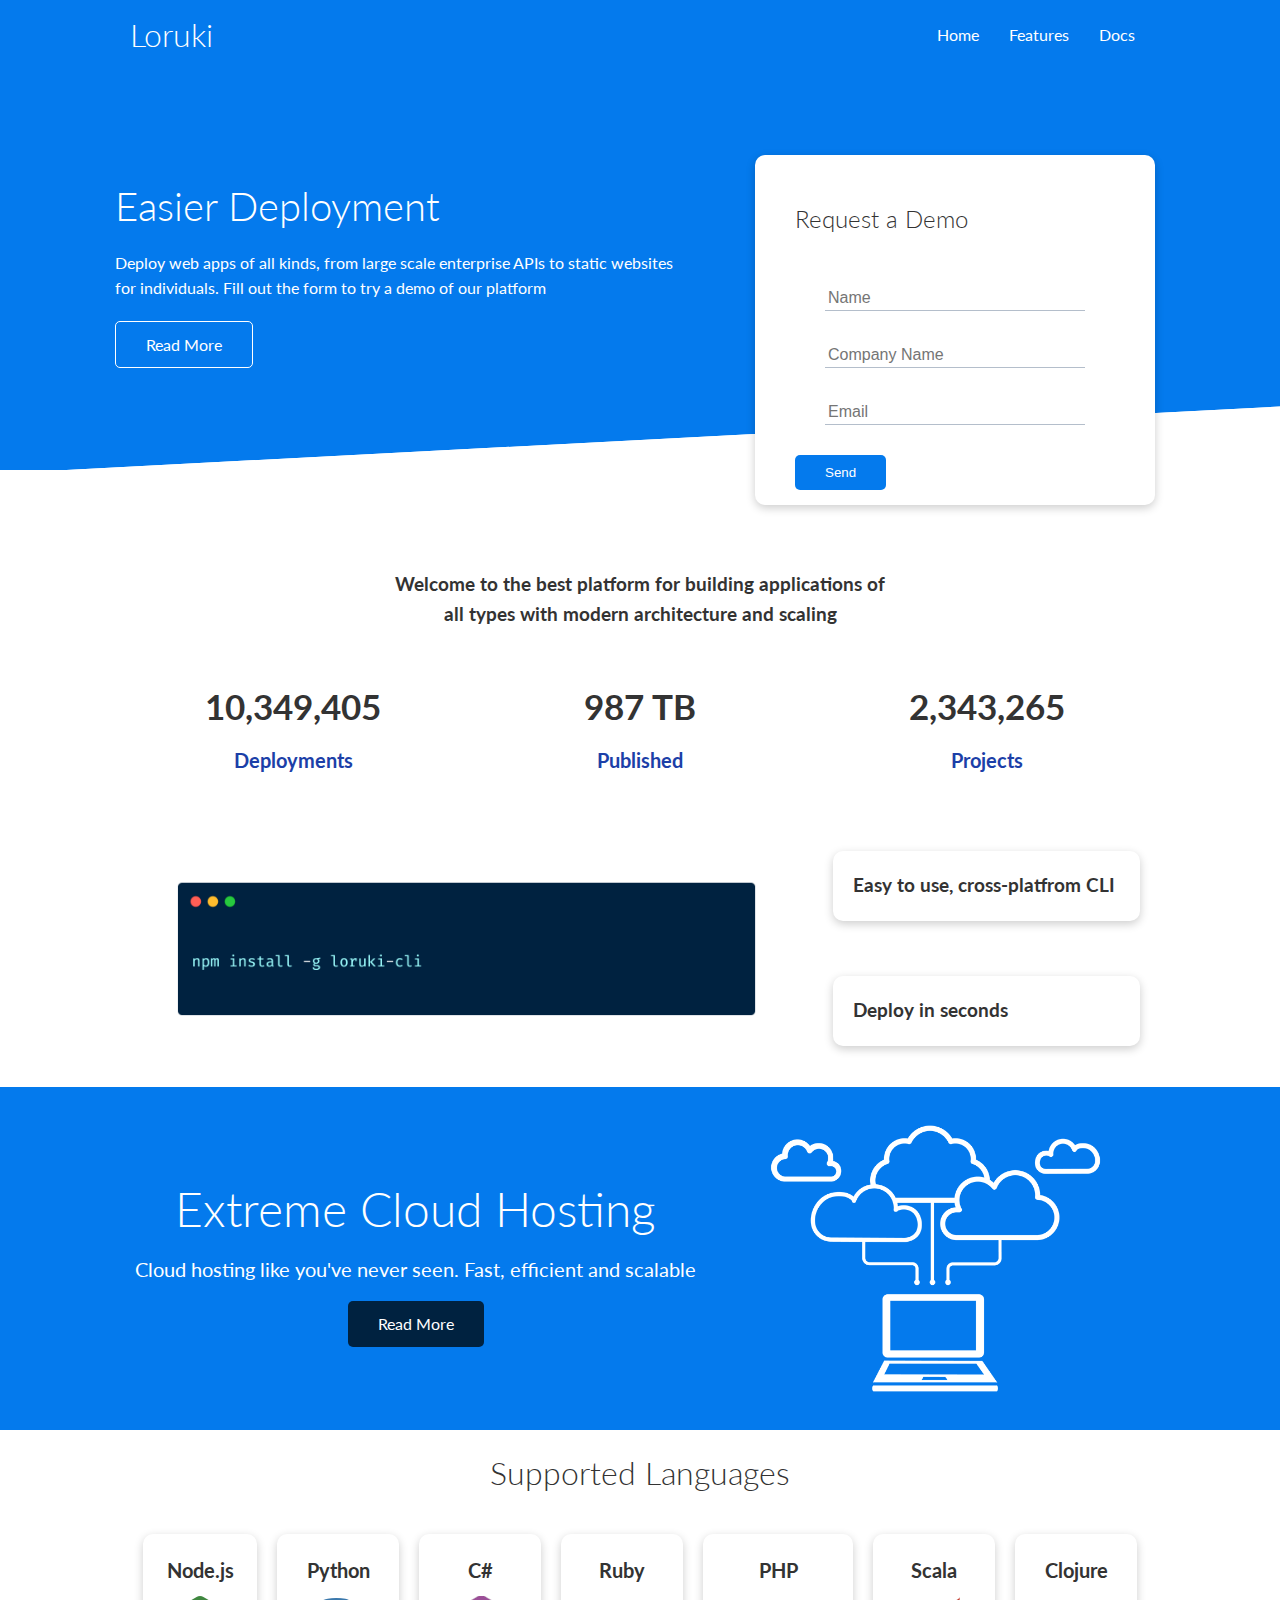
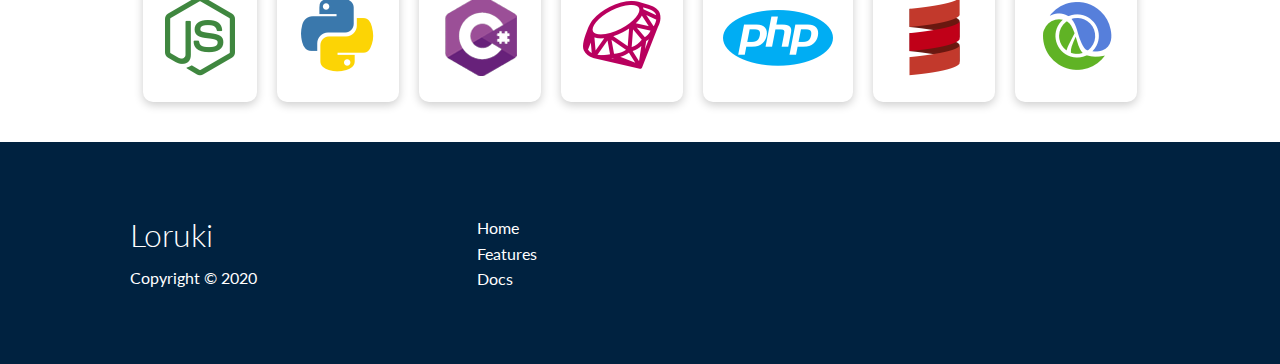
<file: index.html>
<!DOCTYPE html>
<html lang="en">
<head>
  <meta charset="UTF-8">
  <meta name="viewport" content="width=device-width, initial-scale=1.0">
  <link rel="stylesheet" href="https://cdnjs.cloudflare.com/ajax/libs/font-awesome/5.15.1/css/all.min.css" integrity="sha512-+4zCK9k+qNFUR5X+cKL9EIR+ZOhtIloNl9GIKS57V1MyNsYpYcUrUeQc9vNfzsWfV28IaLL3i96P9sdNyeRssA==" crossorigin="anonymous" />
  <link rel="stylesheet" href="css/utilities.css">
  <link rel="stylesheet" href="css/style.css">
  <title>Loruki | Cloud Hosting For Everyone</title>
</head>
<body>
  <!-- Navbar -->
  <div class="navbar">
    <div class="container flex">
      <h1 class="logo">Loruki</h1>
      <nav>
        <ul>
          <li><a href="index.html">Home</a></li>
          <li><a href="features.html">Features</a></li>
          <li><a href="docs.html">Docs</a></li>
        </ul>
      </nav>
    </div>
  </div>

  <!-- Showcase -->
  <section class="showcase">
    <div class="container grid">
      <div class="showcase-text">
        <h1>Easier Deployment</h1>
        <p>Deploy web apps of all kinds, from large scale enterprise APIs to static websites for individuals. Fill out the form to try a demo of our platform</p>
        <a href="features.html" class="btn btn-outline">Read More</a>
      </div>

      <div class="showcase-form card">
        <h2>Request a Demo</h2>
        <form name="contact" method="POST" netlify-honeypot="bot-field" data-netlify="true">
          <input type="hidden" name="form-name" value="contact">
          <p class="hidden">
            <label>Don’t fill this out if you're human: <input name="bot-field" /></label>
          </p>
          <div class="form-control">
            <input type="text" name="name" placeholder="Name" required>
          </div>
          <div class="form-control">
            <input type="text" name="company" placeholder="Company Name" required>
          </div>
          <div class="form-control">
            <input type="email" name="email" placeholder="Email" required>
          </div>
          <input type="submit" value="Send" class="btn btn-primary">
        </form>

      </div>
    </div>
  </section>

  <!-- Stats -->
  <section class="stats">
    <div class="container">
      <h3 class="stats-heading text-center my-1">
        Welcome to the best platform for building applications of all types with modern architecture and scaling
      </h3>
      <div class="grid grid-3 text-center my-4">
        <div>
          <i class="fas fa-server fa-3x"></i>
          <h3>10,349,405</h3>
          <p class="text-secondary">Deployments</p>
        </div>
        <div><i class="fas fa-upload fa-3x"></i>
          <h3>987 TB</h3>
          <p class="text-secondary">Published</p>
        </div>
        <div><i class="fas fa-project-diagram fa-3x"></i>
          <h3>2,343,265</h3>
          <p class="text-secondary">Projects</p>
        </div>
      </div>
    </div>
  </section>

  <!-- CLI -->
  <section class="cli">
    <div class="container grid">
      <img src="images/cli.png" alt="">
      <div class="card">
        <h3>Easy to use, cross-platfrom CLI</h3>
      </div>
      <div class="card">
        <h3>Deploy in seconds</h3>
      </div>
    </div>
  </section>

  <!-- Cloud -->
  <section class="cloud bg-primary my-2 py-2">
    <div class="container grid">
      <div class="text-center">
        <h2 class="lg">Extreme Cloud Hosting</h2>
        <p class="lead my-1">Cloud hosting like you've never seen. Fast, efficient and scalable</p>
        <a href="features.html" class="btn btn-dark">Read More</a>
      </div>
      <img src="images/cloud.png" alt="">
    </div>
  </section>

  <!-- Languages -->
  <section class="languages">
    <h2 class="md text-center my-2">
      Supported Languages
    </h2>
    <div class="container flex">
      <div class="card">
        <h4>Node.js</h4>
        <img src="images/logos/node.png" alt="">
      </div>
      <div class="card">
        <h4>Python</h4>
        <img src="images/logos/python.png" alt="">
      </div>
      <div class="card">
        <h4>C#</h4>
        <img src="images/logos/csharp.png" alt="">
      </div>
      <div class="card">
        <h4>Ruby</h4>
        <img src="images/logos/ruby.png" alt="">
      </div>
      <div class="card">
        <h4>PHP</h4>
        <img src="images/logos/php.png" alt="">
      </div>
      <div class="card">
        <h4>Scala</h4>
        <img src="images/logos/scala.png" alt="">
      </div>
      <div class="card">
        <h4>Clojure</h4>
        <img src="images/logos/clojure.png" alt="">
      </div>
    </div>
  </section>

  <!-- Footer -->
  <div class="footer bg-dark py-5">
    <div class="container grid grid-3">
      <div>
        <h1>Loruki</h1>
        <p>Copyright &copy; 2020</p>
      </div>
      <nav>
        <ul>
          <li><a href="index.html">Home</a></li>
          <li><a href="features.html">Features</a></li>
          <li><a href="docs.html">Docs</a></li>
        </ul>
      </nav>
      <div class="social">
        <a href="#"><i class="fab fa-github fa-2x"></i></a>
        <a href="#"><i class="fab fa-facebook fa-2x"></i></a>
        <a href="#"><i class="fab fa-instagram fa-2x"></i></a>
        <a href="#"><i class="fab fa-twitter fa-2x"></i></a>
      </div>
    </div>
  </div>
  
</body>
</html>
</file>
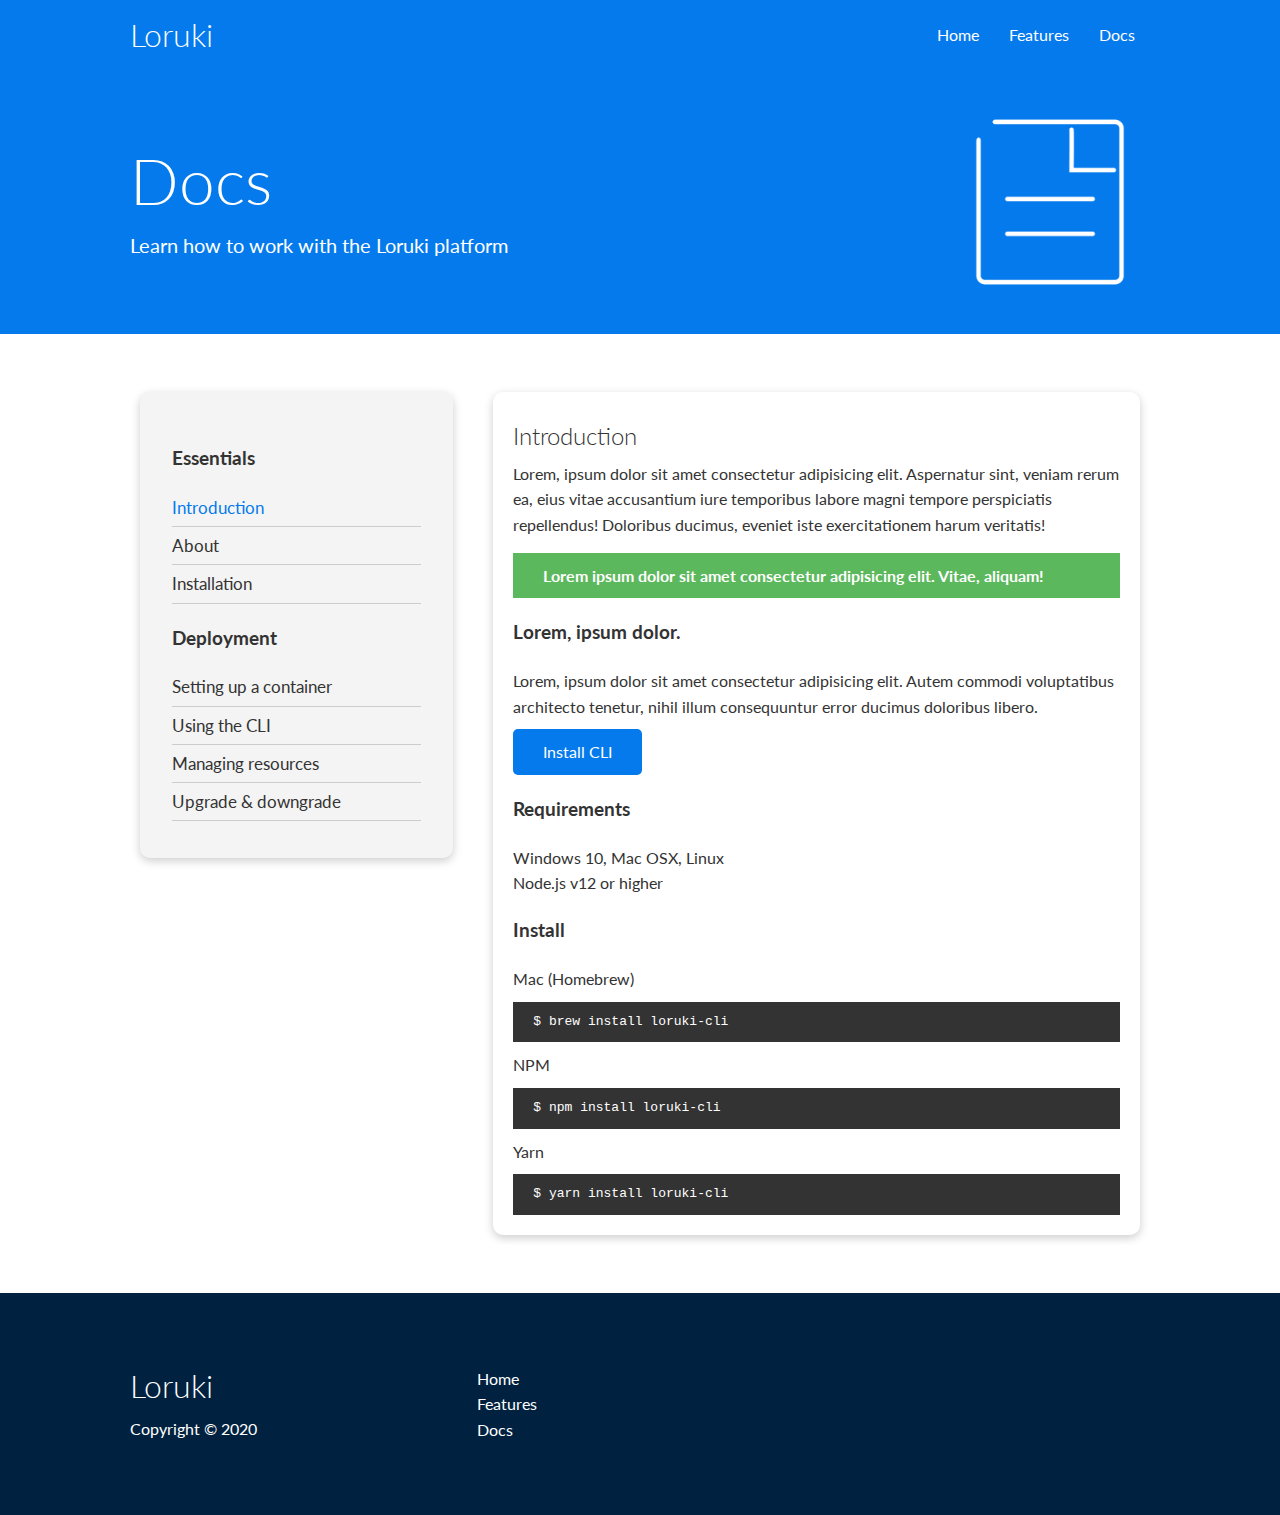
<file: docs.html>
<!DOCTYPE html>
<html lang="en">
<head>
  <meta charset="UTF-8">
  <meta name="viewport" content="width=device-width, initial-scale=1.0">
  <link rel="stylesheet" href="https://cdnjs.cloudflare.com/ajax/libs/font-awesome/5.15.1/css/all.min.css" integrity="sha512-+4zCK9k+qNFUR5X+cKL9EIR+ZOhtIloNl9GIKS57V1MyNsYpYcUrUeQc9vNfzsWfV28IaLL3i96P9sdNyeRssA==" crossorigin="anonymous" />
  <link rel="stylesheet" href="css/utilities.css">
  <link rel="stylesheet" href="css/style.css">
  <title>Loruki | Cloud Hosting For Everyone</title>
</head>
<body>
  <!-- Navbar -->
  <div class="navbar">
    <div class="container flex">
      <h1 class="logo">Loruki</h1>
      <nav>
        <ul>
          <li><a href="index.html">Home</a></li>
          <li><a href="features.html">Features</a></li>
          <li><a href="docs.html">Docs</a></li>
        </ul>
      </nav>
    </div>
  </div>

  <!-- Head -->
  <section class="docs-head bg-primary py-3">
    <div class="container grid">
      <div>
        <h1 class="xl">Docs</h1>
        <p class="lead">Learn how to work with the Loruki platform</p>
      </div>
      <img src="images/docs.png" alt="">
    </div>
  </section>

  <!-- Docs Main -->
  <section class="docs-main my-4">
    <div class="container grid">
      <div class="card bg-light p-3">
        <h3 class="my-2">Essentials</h3>
        <nav>
          <ul>
            <li><a class="text-primary" href="#">Introduction</a></li>
            <li><a href="#">About</a></li>
            <li><a href="#">Installation</a></li>
          </ul>
        </nav>
        <h3 class="my-2">Deployment</h3>
        <nav>
          <ul>
            <li><a href="#">Setting up a container</a></li>
            <li><a href="#">Using the CLI</a></li>
            <li><a href="#">Managing resources</a></li>
            <li><a href="#">Upgrade & downgrade</a></li>
          </ul>
        </nav>
      </div>
      <div class="card">
        <h2>Introduction</h2>

        <p>Lorem, ipsum dolor sit amet consectetur adipisicing elit. Aspernatur sint, veniam rerum ea, eius vitae accusantium iure temporibus labore magni tempore perspiciatis repellendus! Doloribus ducimus, eveniet iste exercitationem harum veritatis!</p>

        <div class="alert alert-success">
          <i class="fas fa-info"></i>
          Lorem ipsum dolor sit amet consectetur adipisicing elit. Vitae, aliquam!
        </div>

        <h3>Lorem, ipsum dolor.</h3>

        <p>Lorem, ipsum dolor sit amet consectetur adipisicing elit. Autem commodi voluptatibus architecto tenetur, nihil illum consequuntur error ducimus doloribus libero.</p>
        <a href="#" class="btn btn-primary">Install CLI</a>

        <h3>Requirements</h3>

        <ul>
          <li>Windows 10, Mac OSX, Linux</li>
          <li>Node.js v12 or higher</li>
        </ul>

        <h3>Install</h3>
        <p>Mac (Homebrew)</p>
        <pre><code>$ brew install loruki-cli</code></pre>
        <p>NPM</p>
        <pre><code>$ npm install loruki-cli</code></pre>
        <p>Yarn</p>
        <pre><code>$ yarn install loruki-cli</code></pre>

      </div>
    </div>
  </section>

    <!-- Footer -->
  <div class="footer bg-dark py-5">
    <div class="container grid grid-3">
      <div>
        <h1>Loruki</h1>
        <p>Copyright &copy; 2020</p>
      </div>
      <nav>
        <ul>
          <li><a href="index.html">Home</a></li>
          <li><a href="features.html">Features</a></li>
          <li><a href="docs.html">Docs</a></li>
        </ul>
      </nav>
      <div class="social">
        <a href="#"><i class="fab fa-github fa-2x"></i></a>
        <a href="#"><i class="fab fa-facebook fa-2x"></i></a>
        <a href="#"><i class="fab fa-instagram fa-2x"></i></a>
        <a href="#"><i class="fab fa-twitter fa-2x"></i></a>
      </div>
    </div>
  </div>
  
</body>
</html>
</file>
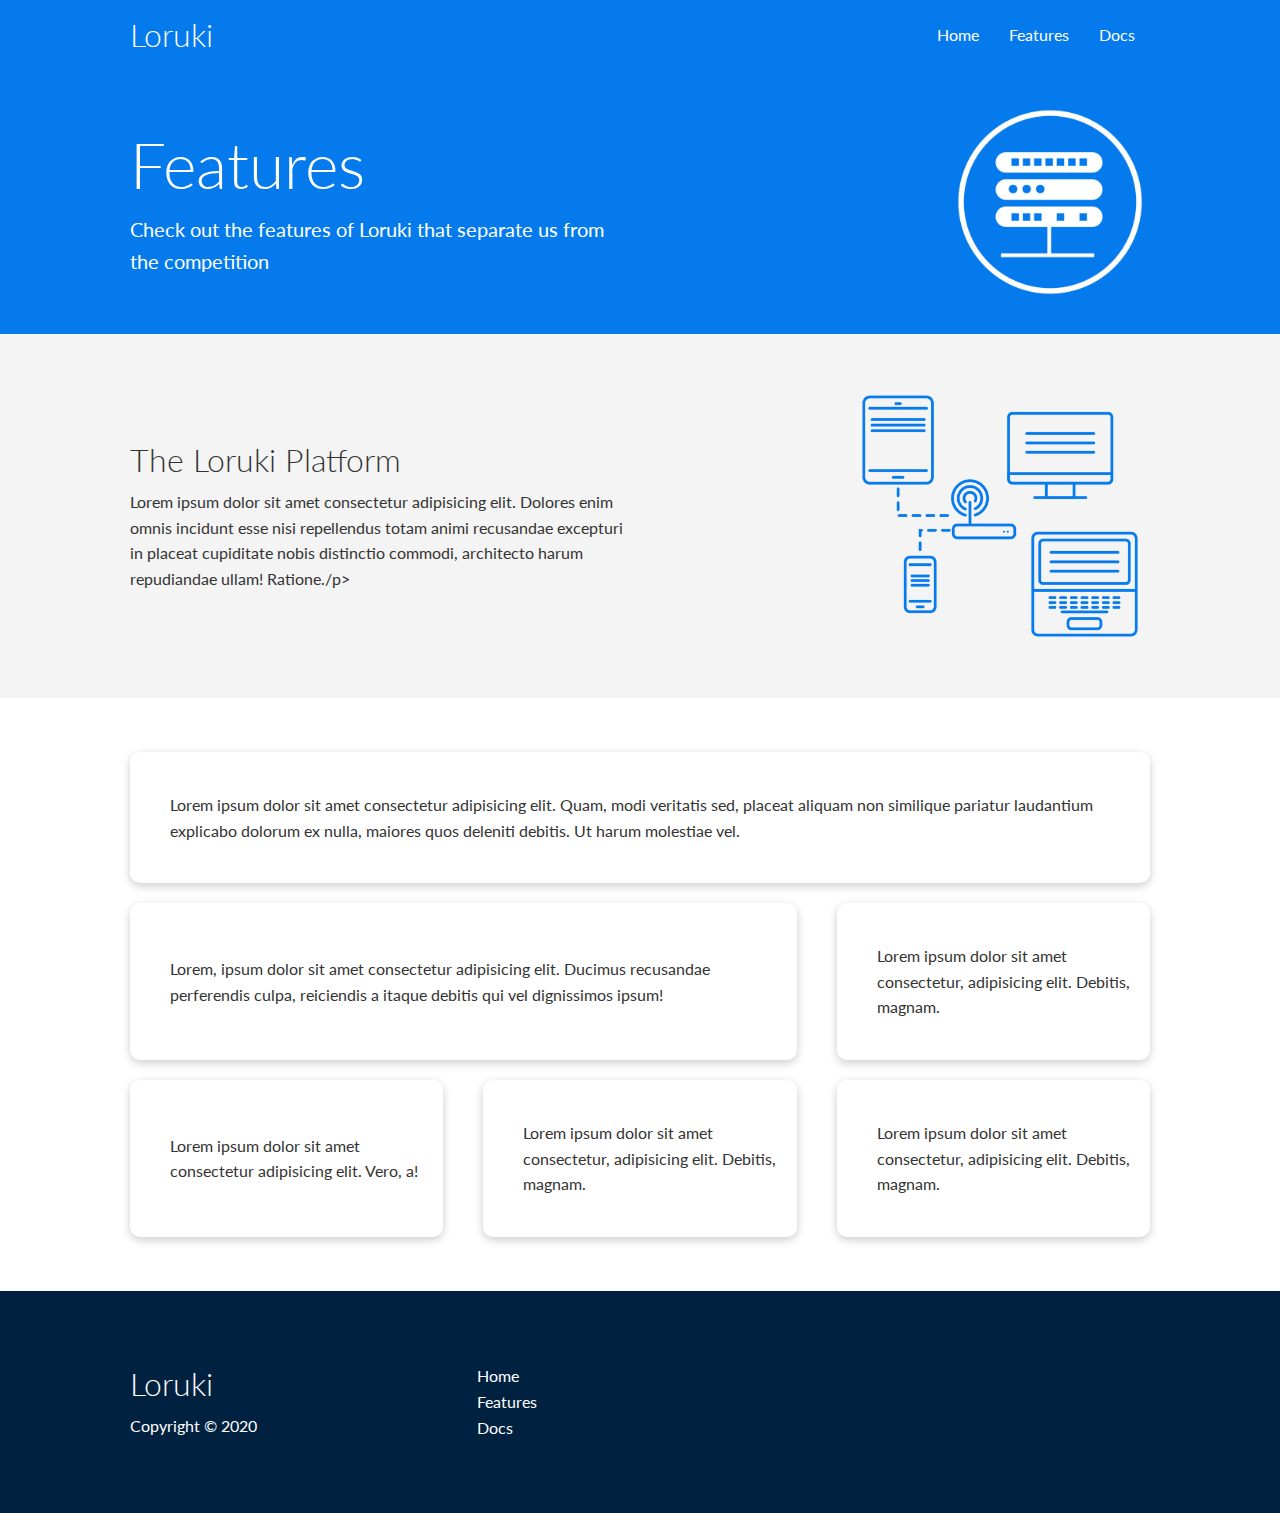
<file: features.html>
<!DOCTYPE html>
<html lang="en">
<head>
  <meta charset="UTF-8">
  <meta name="viewport" content="width=device-width, initial-scale=1.0">
  <link rel="stylesheet" href="https://cdnjs.cloudflare.com/ajax/libs/font-awesome/5.15.1/css/all.min.css" integrity="sha512-+4zCK9k+qNFUR5X+cKL9EIR+ZOhtIloNl9GIKS57V1MyNsYpYcUrUeQc9vNfzsWfV28IaLL3i96P9sdNyeRssA==" crossorigin="anonymous" />
  <link rel="stylesheet" href="css/utilities.css">
  <link rel="stylesheet" href="css/style.css">
  <title>Loruki | Cloud Hosting For Everyone</title>
</head>
<body>
  <!-- Navbar -->
  <div class="navbar">
    <div class="container flex">
      <h1 class="logo">Loruki</h1>
      <nav>
        <ul>
          <li><a href="index.html">Home</a></li>
          <li><a href="features.html">Features</a></li>
          <li><a href="docs.html">Docs</a></li>
        </ul>
      </nav>
    </div>
  </div>

  <!-- Head -->
  <section class="features-head bg-primary py-3">
    <div class="container grid">
      <div>
        <h1 class="xl">Features</h1>
        <p class="lead">Check out the features of Loruki that separate us from the competition</p>
      </div>
      <img src="images/server.png" alt="">
    </div>
  </section>

  <!-- Sub head -->
  <section class="features-sub-head bg-light py-3">
    <div class="container grid">
      <div>
        <h1 class="md">The Loruki Platform</h1>
        <p>Lorem ipsum dolor sit amet consectetur adipisicing elit. Dolores enim omnis incidunt esse nisi repellendus totam animi recusandae excepturi in placeat cupiditate nobis distinctio commodi, architecto harum repudiandae ullam! Ratione./p>
      </div>
      <img src="images/server2.png" alt="">
    </div>
  </section>

  <!-- Main -->
  <section class="features-main my-2">
    <div class="container grid grid-3">
      <div class="card flex">
        <i class="fas fa-server fa-3x"></i>
          <p>
            Lorem ipsum dolor sit amet consectetur adipisicing elit. Quam, modi veritatis sed, placeat aliquam non similique pariatur laudantium explicabo dolorum ex nulla, maiores quos deleniti debitis. Ut harum molestiae vel.
          </p>
      </div>
      <div class="card flex">
        <i class="fas fa-network-wired fa-3x"></i>
        <p>
            Lorem, ipsum dolor sit amet consectetur adipisicing elit. Ducimus
            recusandae perferendis culpa, reiciendis a itaque debitis qui vel
            dignissimos ipsum!
        </p>
      </div>
      <div class="card flex">
        <i class="fas fa-laptop-code fa-3x"></i>
        <p>
            Lorem ipsum dolor sit amet consectetur, adipisicing elit. Debitis,
            magnam.
        </p>
      </div>
      <div class="card flex">
        <i class="fas fa-database fa-3x"></i>
        <p>
            Lorem ipsum dolor sit amet consectetur adipisicing elit. Vero, a!
        </p>
      </div>
      <div class="card flex">
        <i class="fas fa-power-off fa-3x"></i>
        <p>
            Lorem ipsum dolor sit amet consectetur, adipisicing elit. Debitis,
            magnam.
        </p>
      </div>
      <div class="card flex">
        <i class="fas fa-upload fa-3x"></i>
        <p>
            Lorem ipsum dolor sit amet consectetur, adipisicing elit. Debitis,
            magnam.
        </p>
      </div>
    </div>
  </section>

  <!-- Footer -->
  <div class="footer bg-dark py-5">
    <div class="container grid grid-3">
      <div>
        <h1>Loruki</h1>
        <p>Copyright &copy; 2020</p>
      </div>
      <nav>
        <ul>
          <li><a href="index.html">Home</a></li>
          <li><a href="features.html">Features</a></li>
          <li><a href="docs.html">Docs</a></li>
        </ul>
      </nav>
      <div class="social">
        <a href="#"><i class="fab fa-github fa-2x"></i></a>
        <a href="#"><i class="fab fa-facebook fa-2x"></i></a>
        <a href="#"><i class="fab fa-instagram fa-2x"></i></a>
        <a href="#"><i class="fab fa-twitter fa-2x"></i></a>
      </div>
    </div>
  </div>
  
</body>
</html>
</file>
<file: css/utilities.css>
.container {
  max-width: 1100px;
  margin: 0 auto;
  overflow: auto;
  padding: 0 40px;
}

.card {
  background-color: #fff;
  color: #333;
  border-radius: 10px;
  box-shadow: 0 3px 10px rgba(0, 0, 0, 0.2);
  padding: 20px;
  margin: 10px;
}

.btn {
  display: inline-block;
  padding: 10px 30px;
  cursor: pointer;
  background: var(--primary-color);
  color: #fff;
  border: none;
  border-radius: 5px;
}

.btn-outline {
  background-color: transparent;
  border: 1px #fff solid;
}

.btn:hover {
  transform: scale(0.98);
}

/* Backgrounds & coloured buttons */
.bg-primary,
.btn-primary {
  background-color: var(--primary-color);
  color: #fff;
}

.bg-secondary,
.btn-secondary {
  background-color: var(--secondary-color);
  color: #fff;
}

.bg-dark,
.btn-dark {
  background-color: var(--dark-color);
  color: #fff;
}

.bg-light,
.btn-light {
  background-color: var(--light-color);
  color: #333;
}

.bg-primary a,
.btn-primary a,
.bg-secondary a,
.btn-secondary a,
.bg-dark a,
.btn-dark a {
  color: #fff;
}

/* Text colours */
.text-primary {
  color: var(--primary-color);
}

.text-secondary {
  color: var(--secondary-color);
}

.text-dark {
  color: var(--dark-color);
}

.text-light {
  color: var(--light-color);
}

/* Text sizes */
.lead {
  font-size: 20px;
}

.sm {
  font-size: 1rem;
}

.md {
  font-size: 2rem;
}

.lg {
  font-size: 3rem;
}

.xl {
  font-size: 4rem;
}

.text-center {
  text-align: center;
}

/* Alert */
.alert {
  background-color: var(--light-color);
  padding: 10px 20px;
  font-weight: bold;
  margin: 15px 0;
}

.alert i {
  margin-right: 10px;
}

.alert-success {
  background-color: var(--success-color);
  color: #fff;
}

.alert-error {
  background-color: var(--error-color);
  color: #fff;
}

.flex {
  display: flex;
  justify-content: center;
  align-items: center;
  height: 100%;
}

.grid {
  display: grid;
  grid-template-columns: repeat(2, 1fr);
  gap: 20px;
  justify-content: center;
  align-items: center;
  height: 100%;
}

.grid-3 {
  grid-template-columns: repeat(3, 1fr);
}

/* Margin */
.my-1 {
  margin: 1rem 0;
}

.my-2 {
  margin: 1.5rem 0;
}

.my-3 {
  margin: 2rem 0;
}

.my-4 {
  margin: 3rem 0;
}

.my-5 {
  margin: 4rem 0;
}

.m-1 {
  margin: 1rem;
}

.m-2 {
  margin: 1.5rem;
}

.m-3 {
  margin: 2rem;
}

.m-4 {
  margin: 3rem;
}

.m-5 {
  margin: 4rem;
}

/* Padding */
.py-1 {
  padding: 1rem 0;
}

.py-2 {
  padding: 1.5rem 0;
}

.py-3 {
  padding: 2rem 0;
}

.py-4 {
  padding: 3rem 0;
}

.py-5 {
  padding: 4rem 0;
}

.p-1 {
  padding: 1rem;
}

.p-2 {
  padding: 1.5rem;
}

.p-3 {
  padding: 2rem;
}

.p-4 {
  padding: 3rem;
}

.p-5 {
  padding: 4rem;
}
</file>
<file: css/style.css>
@import url("https://fonts.googleapis.com/css2?family=Lato:wght@300&display=swap");

:root {
  --primary-color: #047aed;
  --secondary-color: #1c3fa8;
  --dark-color: #002240;
  --light-color: #f4f4f4;
  --success-color: #5cb85c;
  --error-color: #d9534f;
}

* {
  box-sizing: border-box;
  padding: 0;
  margin: 0;
}

body {
  font-family: "Lato", sans-serif;
  color: #333;
  line-height: 1.6;
}

ul {
  list-style-type: none;
}

a {
  text-decoration: none;
  color: #333;
}

h1,
h2 {
  font-weight: 300;
  line-height: 1.2;
  margin: 10px 0;
}

p {
  margin: 10px 0;
}

img {
  width: 100%;
}

code,
pre {
  background: #333;
  color: #fff;
  padding: 10px;
}

.hidden {
  visibility: hidden;
  height: 0;
}

/* Navbar */
.navbar {
  background-color: var(--primary-color);
  color: #fff;
  height: 70px;
}

.navbar ul {
  display: flex;
}

.navbar a {
  color: #fff;
  padding: 10px;
  margin: 0 5px;
}

.navbar a:hover {
  border-bottom: 2px #fff solid;
}

.navbar .flex {
  justify-content: space-between;
}
/* Showcase */
.showcase {
  height: 400px;
  background-color: var(--primary-color);
  color: #fff;
  position: relative;
}

.showcase h1 {
  font-size: 40px;
}

.showcase p {
  margin: 20px 0;
}

.showcase .grid {
  grid-template-columns: 55% 45%;
  gap: 30px;
  overflow: visible;
}

.showcase-text {
  animation: slideInFromLeft 1s ease-in;
}

.showcase-form {
  position: relative;
  top: 60px;
  height: 350px;
  width: 400px;
  padding: 40px;
  z-index: 100;
  justify-self: flex-end;
  animation: slideInFromRight 1s ease-in;
}

.showcase-form .form-control {
  margin: 30px;
}

.showcase-form input[type="text"],
.showcase-form input[type="email"] {
  border: 0;
  border-bottom: 1px solid#b4becb;
  width: 100%;
  padding: 3px;
  font-size: 16px;
}

.showcase-form input:focus {
  outline: none;
}

.showcase::before,
.showcase::after {
  content: "";
  position: absolute;
  height: 100px;
  bottom: -70px;
  right: 0;
  left: 0;
  background: #fff;
  transform: skewY(-3deg);
  -webkit-transform: skewY(-3deg);
  -moz-transform: skewY(-3deg);
  -ms-transform: skewY(-3deg);
}

/* Stats */
.stats {
  padding-top: 100px;
  animation: slideInFromBottom 1s ease-in;
}

.stats-heading {
  max-width: 500px;
  margin: auto;
}

.stats .grid h3 {
  font-size: 35px;
}

.stats .grid p {
  font-size: 20px;
  font-weight: bold;
}

/* CLI */
.cli .grid {
  grid-template-columns: repeat(3, 1fr);
  grid-template-rows: repeat(2, 1fr);
}

.cli .grid > *:first-child {
  grid-column: 1 / span 2;
  grid-row: 1 / span 2;
}

/* Cloud */
.cloud .grid {
  grid-template-columns: 4fr 3fr;
}

/* Languages */
.languages .flex {
  flex-wrap: wrap;
}

.languages .card {
  text-align: center;
  margin: 18px 10px 40px;
  transition: transform 0.2s ease-in;
}

.languages .card h4 {
  font-size: 20px;
  margin-bottom: 10px;
}

.languages .card:hover {
  transform: translateY(-15px);
}

/* Features (and docs image) */
.features-head img,
.docs-head img {
  width: 200px;
  justify-self: flex-end;
}

.features-sub-head img {
  width: 300px;
  justify-self: flex-end;
}

.features-main .card > i {
  margin-right: 20px;
}

.features-main .grid {
  padding: 30px;
}

.features-main .grid > *:first-child {
  grid-column: 1 / span 3;
}

.features-main .grid > *:nth-child(2) {
  grid-column: 1 / span 2;
}

/* Docs */
.docs-main h3 {
  margin: 20px 0;
}

.docs-main .grid {
  grid-template-columns: 1fr 2fr;
  align-items: flex-start;
}

.docs-main nav li {
  font-size: 17px;
  padding-bottom: 5px;
  margin-bottom: 5px;
  border-bottom: 1px #ccc solid;
}

.docs-main a:hover {
  font-weight: bold;
}

/* Footer */
.footer .social a {
  margin: 0 10px;
}

/* Animations */
@keyframes slideInFromLeft {
  0% {
    transform: translateX(-100%);
  }

  100% {
    transform: translateX(0);
  }
}

@keyframes slideInFromRight {
  0% {
    transform: translateX(100%);
  }

  100% {
    transform: translateX(0);
  }
}

@keyframes slideInFromTop {
  0% {
    transform: translateY(-100%);
  }

  100% {
    transform: translateY(0);
  }
}

@keyframes slideInFromBottom {
  0% {
    transform: translateY(100%);
  }

  100% {
    transform: translateY(0);
  }
}

/* Tablets and under */
@media (max-width: 768px) {
  .grid,
  .showcase .grid,
  .stats .grid,
  .cli .grid,
  .cloud .grid,
  .features-main .grid,
  .docs-main .grid {
    grid-template-columns: 1fr;
    grid-template-rows: 1fr;
  }

  .showcase {
    height: auto;
  }

  .showcase-text {
    text-align: center;
    margin-top: 40px;
    animation: slideInFromTop 1s ease-in;
  }

  .showcase-form {
    justify-self: center;
    margin: auto;
    animation: slideInFromBottom 1s ease-in;
  }

  .cli .grid > *:first-child {
    grid-column: 1;
    grid-row: 1;
  }

  .features-head,
  .features-sub-head,
  .docs-head {
    text-align: center;
  }

  .features-head img,
  .features-sub-head img,
  .docs-head img {
    justify-self: center;
  }

  .features-main .grid > *:first-child,
  .features-main .grid > *:nth-child(2) {
    grid-column: 1;
  }
  /* I added this as the images weren't aligned on small screens */
  .features-main .flex {
    flex-direction: column;
  }
}

/* Mobile */
@media (max-width: 500px) {
  .navbar {
    height: 110px;
  }

  .navbar .flex {
    flex-direction: column;
  }

  .navbar ul {
    padding: 10px;
    background-color: rgba(0, 0, 0, 0.1);
  }

  .showcase-form {
    width: 300px;
  }
}
</file>
